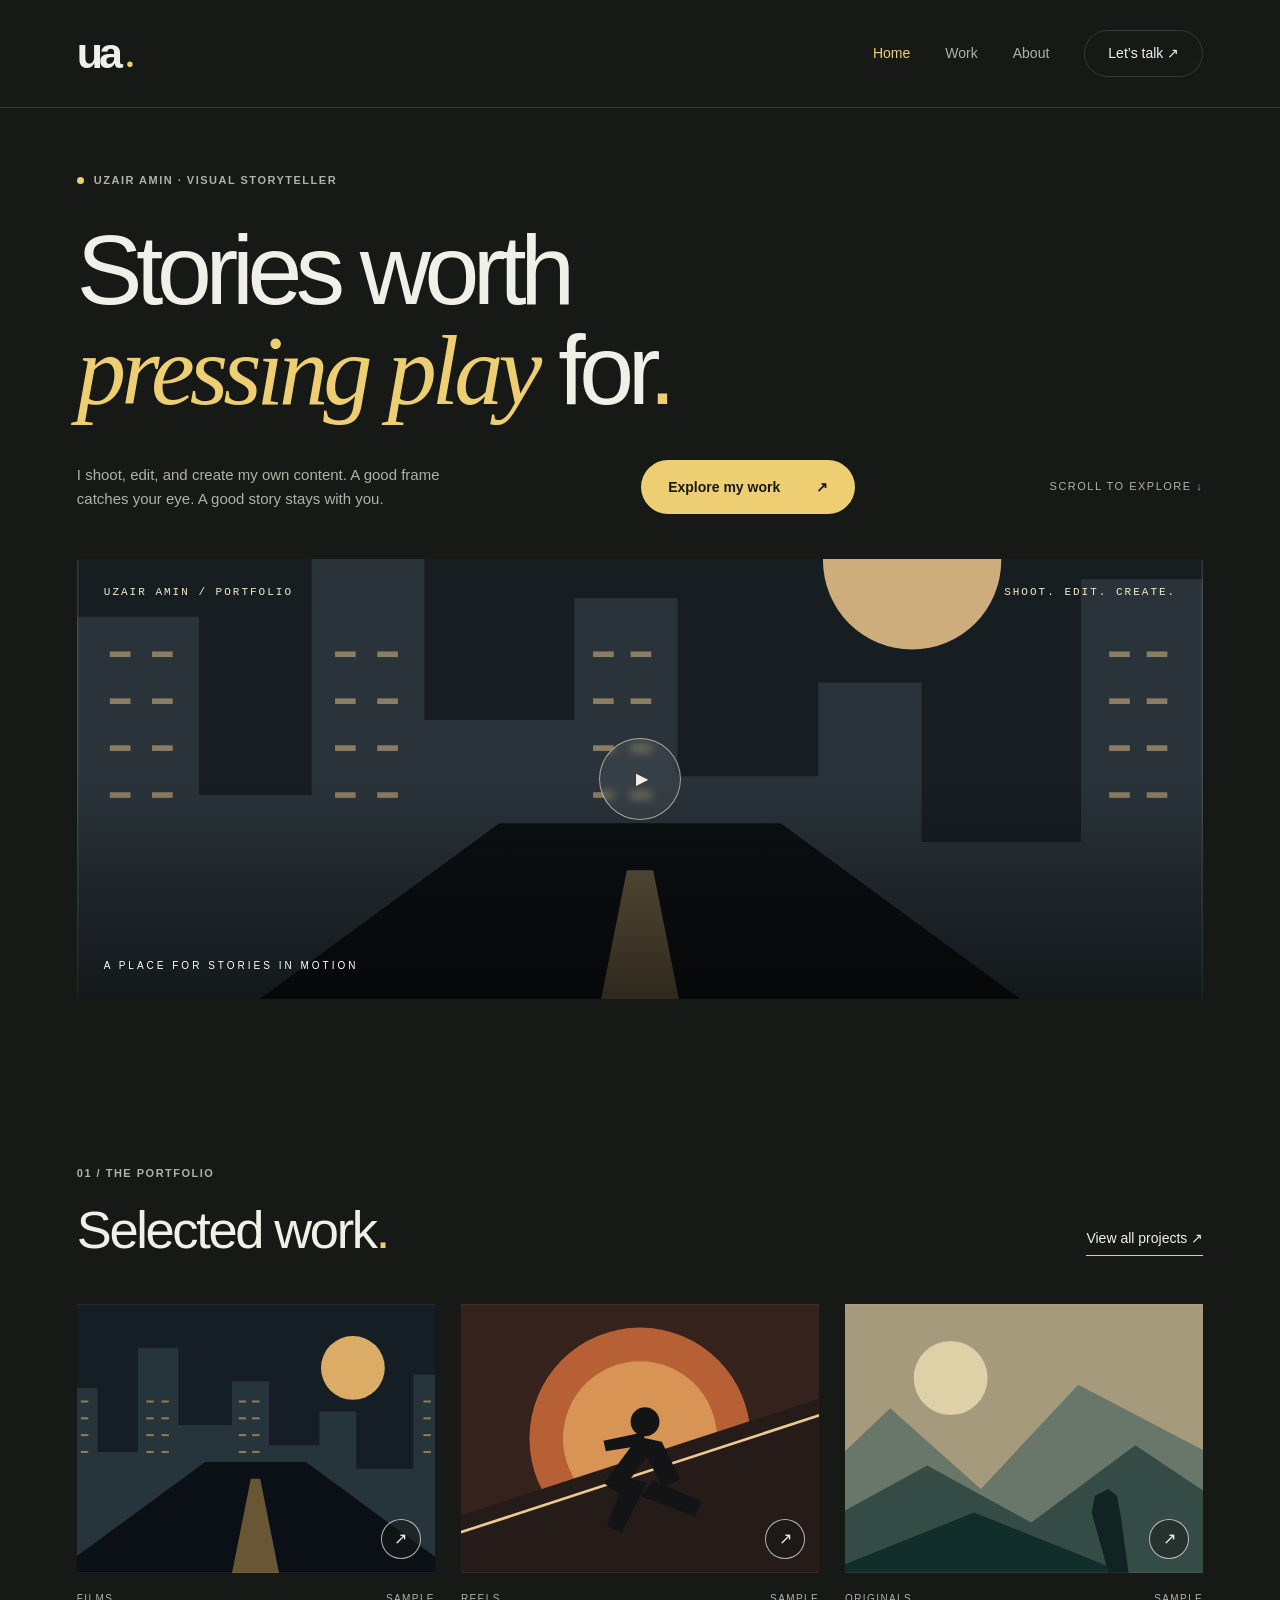
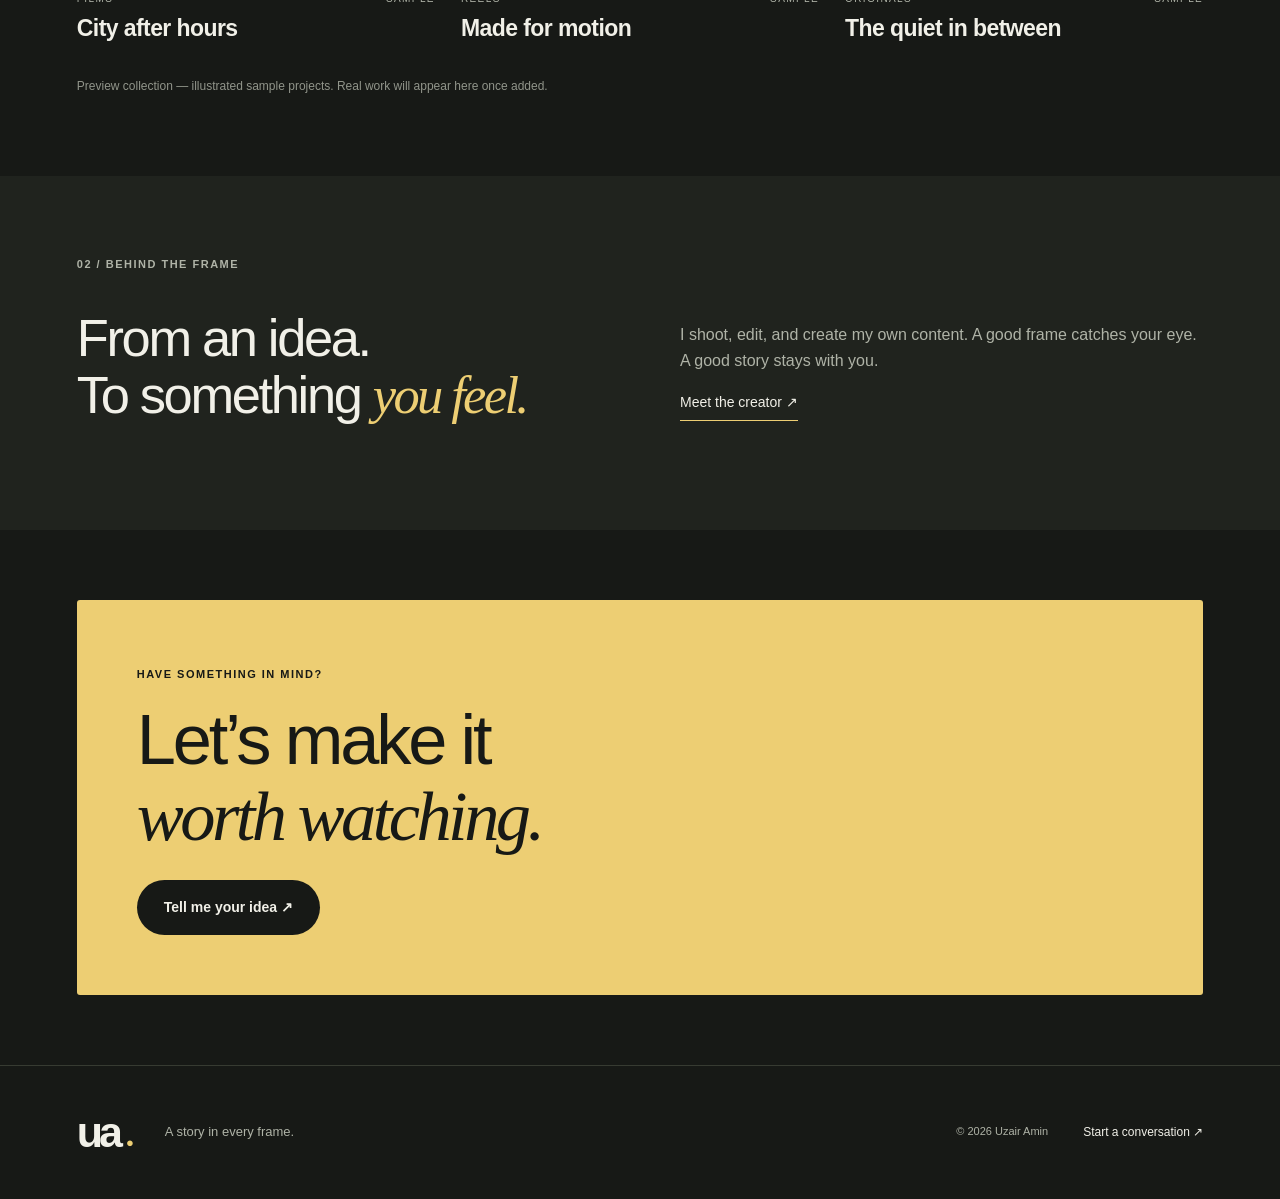
<file: index.html>
<!doctype html><html lang="en"><head><meta charset="utf-8"><meta name="viewport" content="width=device-width, initial-scale=1"><meta name="theme-color" content="#171916"><meta name="description" content="Uzair Amin — video editor, videographer, and content creator. Explore films, reels, and original stories."><title>Home — Uzair Amin</title><link rel="icon" href="assets/favicon.svg" type="image/svg+xml"><link rel="stylesheet" href="style.css"><script src="content.js" defer></script><script src="app.js" defer></script></head><body><a class="skip" href="#main">Skip to content</a><header><a class="brand" href="index.html" aria-label="Uzair Amin home">ua<span>●</span></a><button class="menu-toggle" aria-expanded="false" aria-controls="nav">Menu +</button><nav id="nav" aria-label="Main navigation"><a href="index.html">Home</a><a href="work.html">Work</a><a href="about.html">About</a><a class="nav-cta" href="contact.html">Let’s talk ↗</a></nav></header><main id="main"><section class="hero"><div class="eyebrow"><span class="dot"></span> UZAIR AMIN · VISUAL STORYTELLER</div><h1>Stories worth<br><em>pressing play</em> for<span class="accent">.</span></h1><div class="hero-bottom"><p data-field="intro"></p><a class="button" href="work.html">Explore my work <span>↗</span></a><span class="small vertical-label">SCROLL TO EXPLORE ↓</span></div><div class="hero-art"><img src="assets/city.svg" alt="Illustrated city skyline at dusk" fetchpriority="high"><div class="viewfinder"><span>UZAIR AMIN / PORTFOLIO</span><span>SHOOT. EDIT. CREATE.</span></div><a href="work.html" class="play-circle" aria-label="Explore the portfolio">▶</a><span class="art-caption">A PLACE FOR STORIES IN MOTION</span></div></section><section><div class="section-head"><div><span class="eyebrow">01 / THE PORTFOLIO</span><h2>Selected work<span class="accent">.</span></h2></div><a class="text-link" href="work.html">View all projects ↗</a></div><div class="projects" id="featured"></div><p class="demo-note">Preview collection — illustrated sample projects. Real work will appear here once added.</p></section><section class="approach"><span class="eyebrow">02 / BEHIND THE FRAME</span><h2>From an idea.<br>To something <em>you feel.</em></h2><div><p data-field="intro"></p><a class="text-link" href="about.html">Meet the creator ↗</a></div></section><section class="cta"><span class="eyebrow">HAVE SOMETHING IN MIND?</span><h2>Let’s make it<br><em>worth watching.</em></h2><a class="button dark-button" href="contact.html">Tell me your idea ↗</a></section></main><footer><a class="brand" href="index.html">ua<span>●</span></a><p>A story in every frame.</p><span>© <span id="year"></span> Uzair Amin</span><a href="contact.html">Start a conversation ↗</a></footer><dialog id="project-dialog"><button class="close-dialog" aria-label="Close project">✕</button><div id="project-detail"></div></dialog><noscript><p class="setup-note">Enable JavaScript to load portfolio projects and contact details.</p></noscript></body></html>
</file>
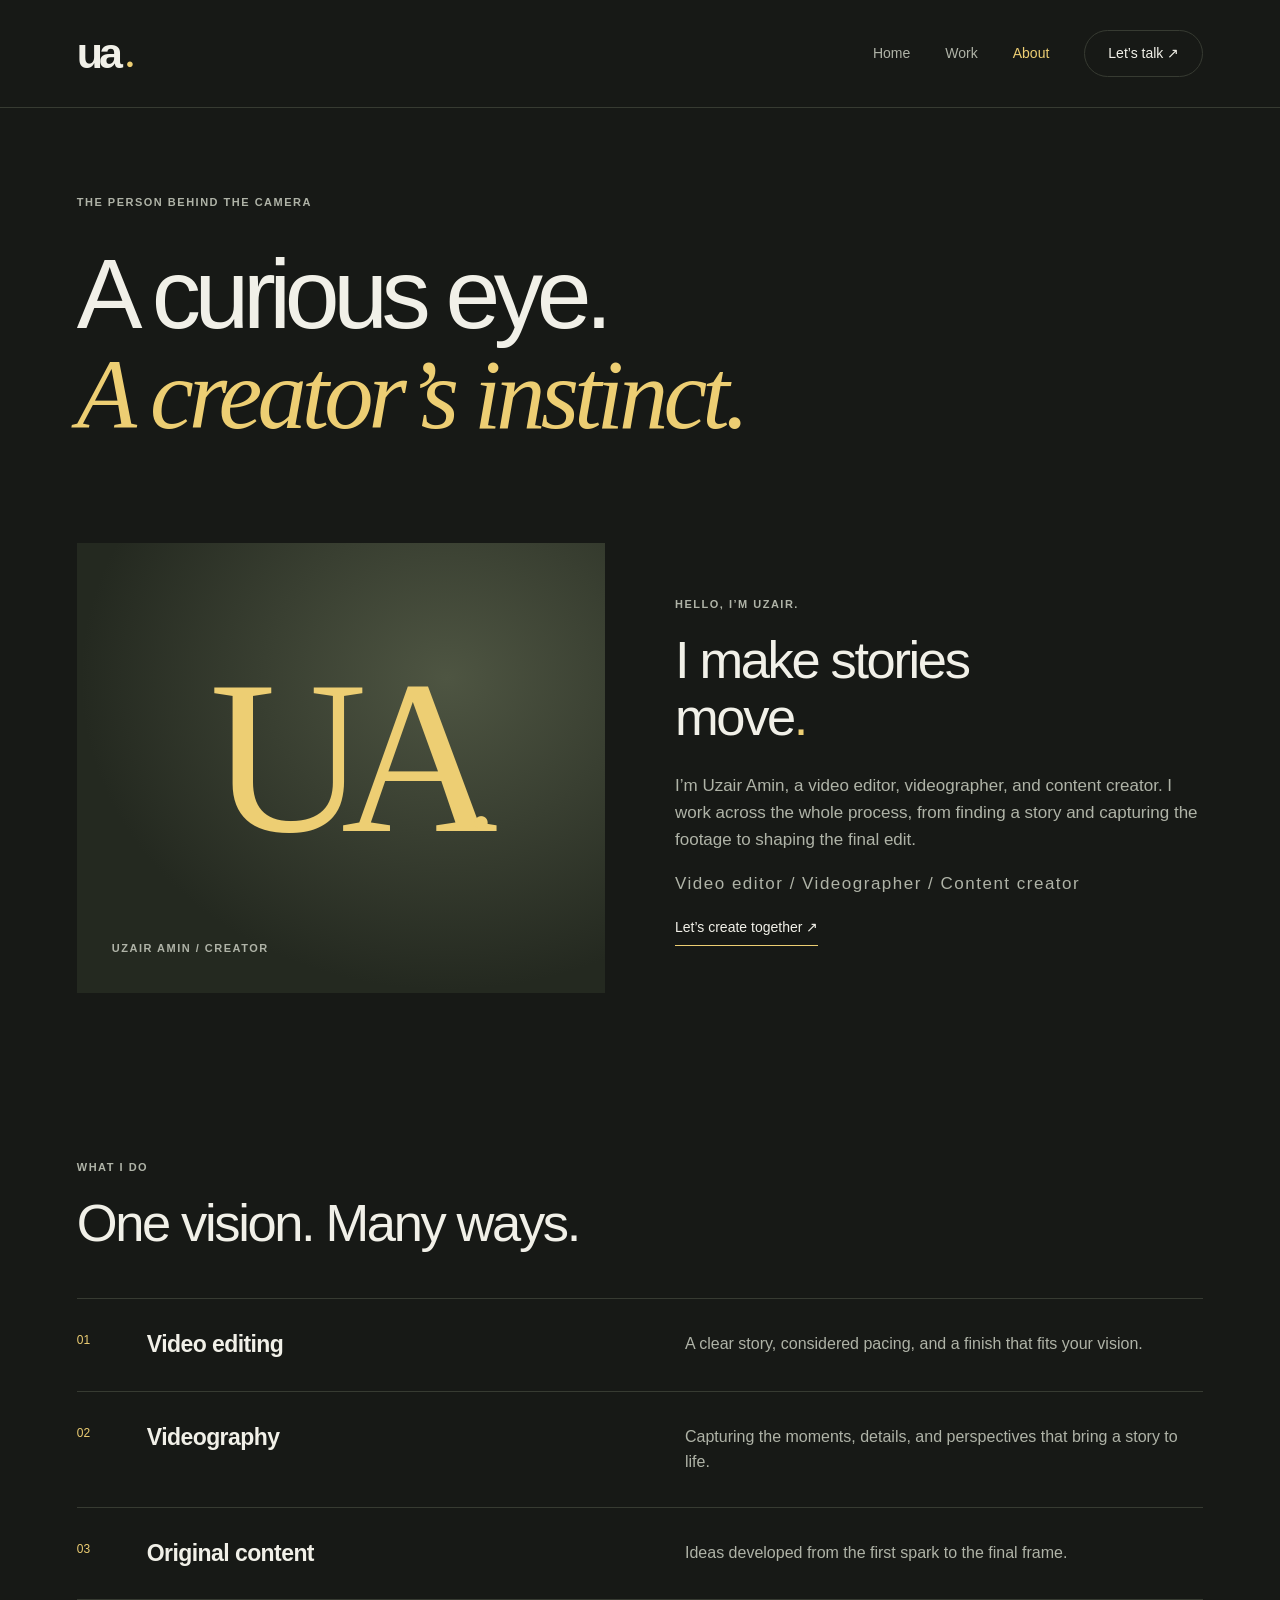
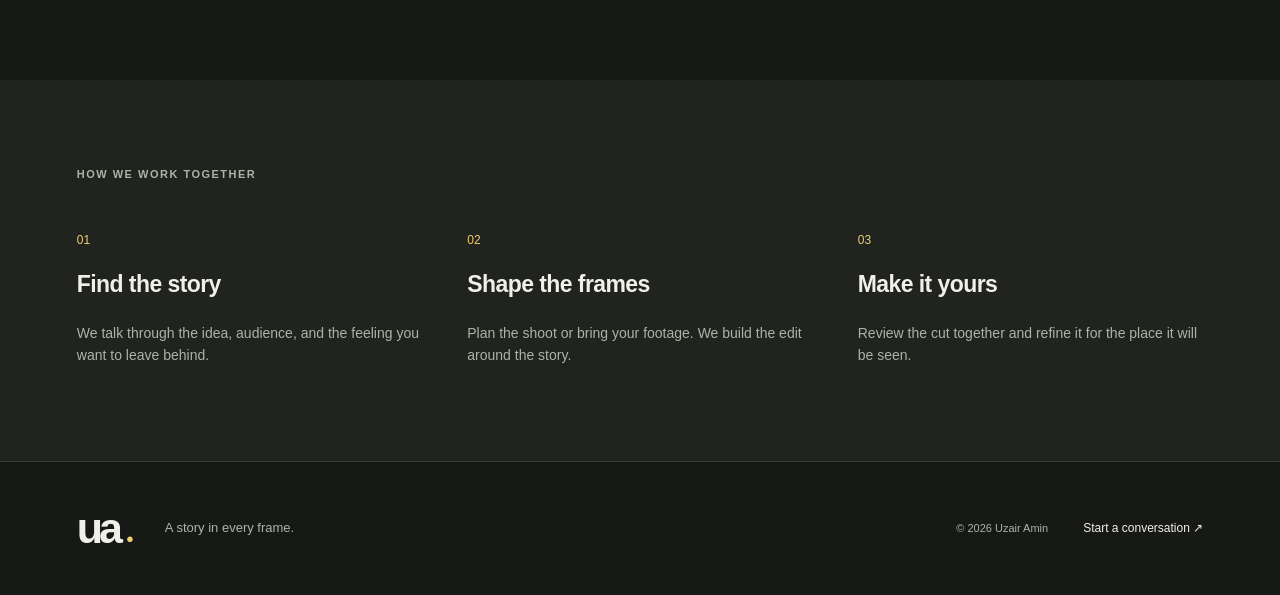
<file: about.html>
<!doctype html><html lang="en"><head><meta charset="utf-8"><meta name="viewport" content="width=device-width, initial-scale=1"><meta name="theme-color" content="#171916"><meta name="description" content="Uzair Amin — video editor, videographer, and content creator. Explore films, reels, and original stories."><title>About — Uzair Amin</title><link rel="icon" href="assets/favicon.svg" type="image/svg+xml"><link rel="stylesheet" href="style.css"><script src="content.js" defer></script><script src="app.js" defer></script></head><body><a class="skip" href="#main">Skip to content</a><header><a class="brand" href="index.html" aria-label="Uzair Amin home">ua<span>●</span></a><button class="menu-toggle" aria-expanded="false" aria-controls="nav">Menu +</button><nav id="nav" aria-label="Main navigation"><a href="index.html">Home</a><a href="work.html">Work</a><a href="about.html">About</a><a class="nav-cta" href="contact.html">Let’s talk ↗</a></nav></header><main id="main"><section class="page-intro"><span class="eyebrow">THE PERSON BEHIND THE CAMERA</span><h1>A curious eye.<br><em>A creator’s instinct.</em></h1></section><section class="about-grid"><div class="portrait" id="portrait"><span class="portrait-monogram">UA<span>●</span></span><span class="eyebrow">UZAIR AMIN / CREATOR</span></div><div class="about-copy"><span class="eyebrow">HELLO, I’M UZAIR.</span><h2>I make stories<br>move<span class="accent">.</span></h2><p data-field="about"></p><p data-field="title" class="small"></p><a class="text-link" href="contact.html">Let’s create together ↗</a></div></section><section><div class="section-head"><div><span class="eyebrow">WHAT I DO</span><h2>One vision. Many ways.</h2></div></div><div id="services" class="services"></div></section><section class="process"><span class="eyebrow">HOW WE WORK TOGETHER</span><div><article><span>01</span><h3>Find the story</h3><p>We talk through the idea, audience, and the feeling you want to leave behind.</p></article><article><span>02</span><h3>Shape the frames</h3><p>Plan the shoot or bring your footage. We build the edit around the story.</p></article><article><span>03</span><h3>Make it yours</h3><p>Review the cut together and refine it for the place it will be seen.</p></article></div></section><section id="testimonials" hidden></section></main><footer><a class="brand" href="index.html">ua<span>●</span></a><p>A story in every frame.</p><span>© <span id="year"></span> Uzair Amin</span><a href="contact.html">Start a conversation ↗</a></footer><dialog id="project-dialog"><button class="close-dialog" aria-label="Close project">✕</button><div id="project-detail"></div></dialog><noscript><p class="setup-note">Enable JavaScript to load portfolio projects and contact details.</p></noscript></body></html>
</file>
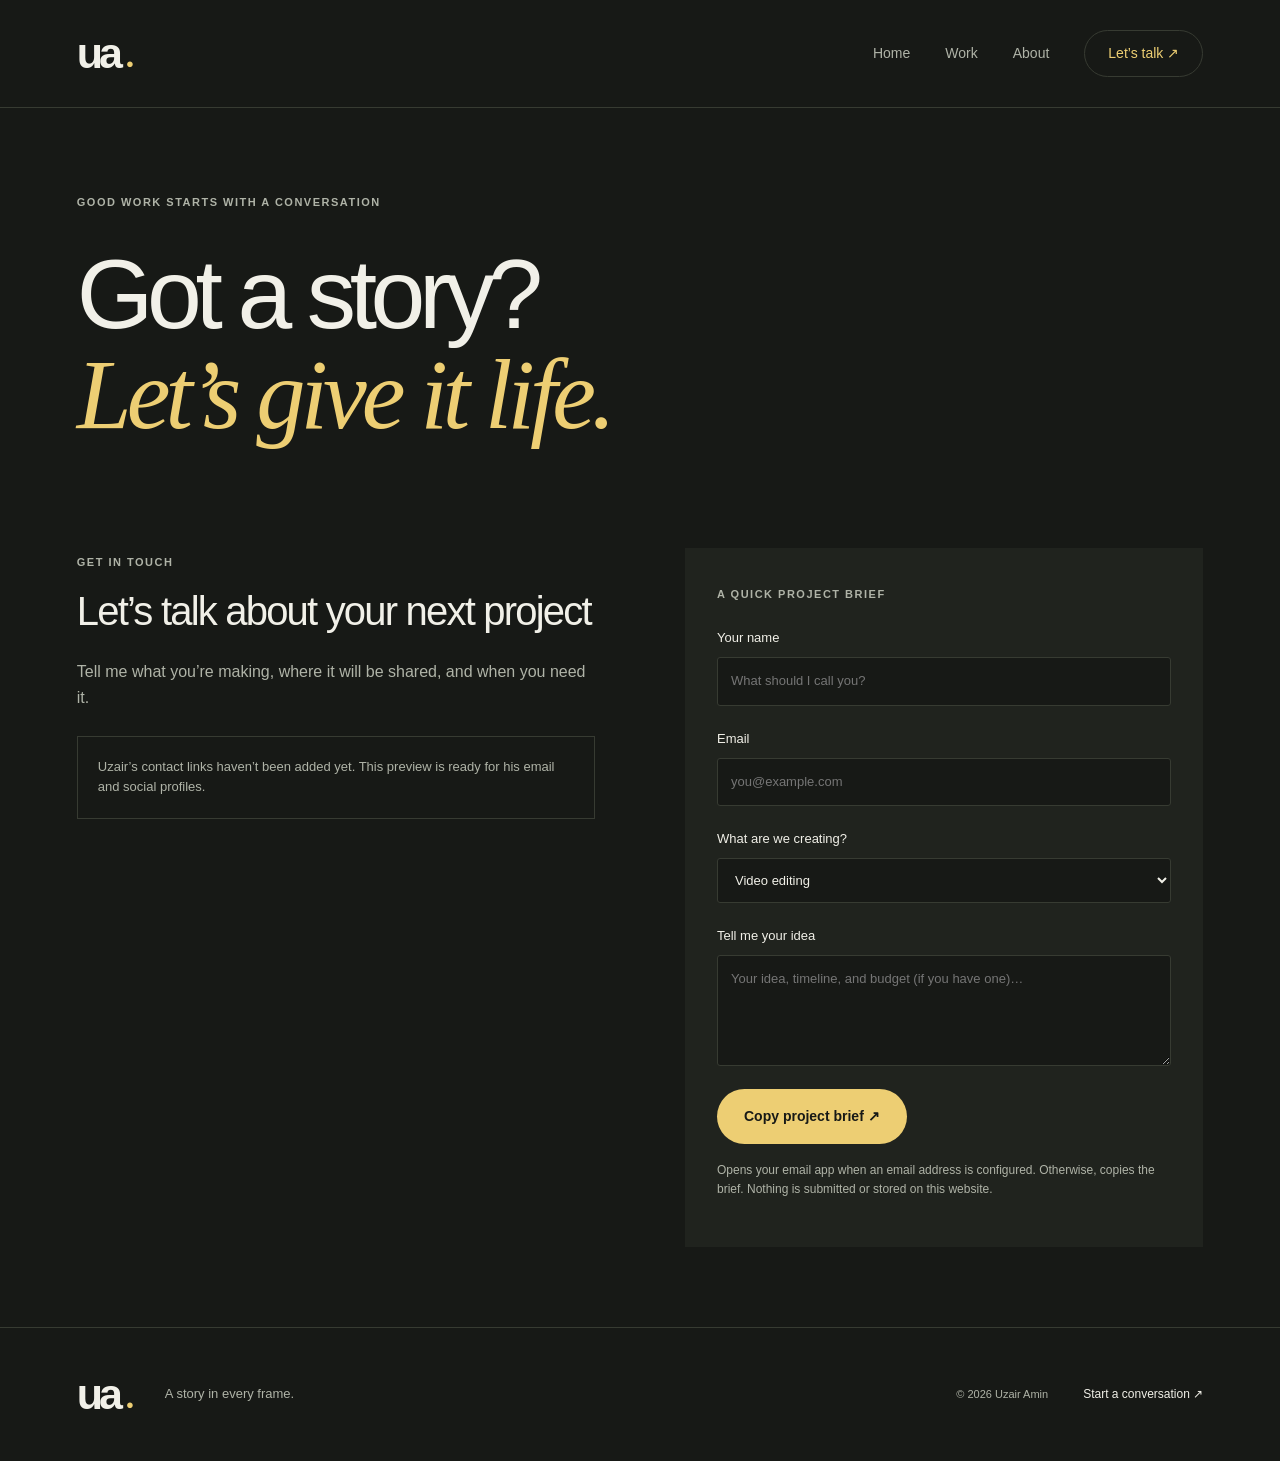
<file: contact.html>
<!doctype html><html lang="en"><head><meta charset="utf-8"><meta name="viewport" content="width=device-width, initial-scale=1"><meta name="theme-color" content="#171916"><meta name="description" content="Uzair Amin — video editor, videographer, and content creator. Explore films, reels, and original stories."><title>Contact — Uzair Amin</title><link rel="icon" href="assets/favicon.svg" type="image/svg+xml"><link rel="stylesheet" href="style.css"><script src="content.js" defer></script><script src="app.js" defer></script></head><body><a class="skip" href="#main">Skip to content</a><header><a class="brand" href="index.html" aria-label="Uzair Amin home">ua<span>●</span></a><button class="menu-toggle" aria-expanded="false" aria-controls="nav">Menu +</button><nav id="nav" aria-label="Main navigation"><a href="index.html">Home</a><a href="work.html">Work</a><a href="about.html">About</a><a class="nav-cta" href="contact.html">Let’s talk ↗</a></nav></header><main id="main"><section class="page-intro"><span class="eyebrow">GOOD WORK STARTS WITH A CONVERSATION</span><h1>Got a story?<br><em>Let’s give it life.</em></h1></section><section class="contact-grid"><div><span class="eyebrow">GET IN TOUCH</span><h2 data-field="availability"></h2><p>Tell me what you’re making, where it will be shared, and when you need it.</p><div id="contact-links"></div><p class="setup-note" id="contact-note">Uzair’s contact links haven’t been added yet. This preview is ready for his email and social profiles.</p></div><form id="brief-form"><span class="eyebrow">A QUICK PROJECT BRIEF</span><label>Your name<input name="name" autocomplete="name" required maxlength="100" placeholder="What should I call you?"></label><label>Email<input name="email" type="email" autocomplete="email" required maxlength="200" placeholder="you@example.com"></label><label>What are we creating?<select name="service"><option>Video editing</option><option>Videography</option><option>Original content</option><option>Something else</option></select></label><label>Tell me your idea<textarea name="message" required maxlength="4000" rows="4" placeholder="Your idea, timeline, and budget (if you have one)…"></textarea></label><button class="button" type="submit" id="brief-button">Copy project brief ↗</button><p class="small">Opens your email app when an email address is configured. Otherwise, copies the brief. Nothing is submitted or stored on this website.</p><p id="form-status" role="status"></p></form></section></main><footer><a class="brand" href="index.html">ua<span>●</span></a><p>A story in every frame.</p><span>© <span id="year"></span> Uzair Amin</span><a href="contact.html">Start a conversation ↗</a></footer><dialog id="project-dialog"><button class="close-dialog" aria-label="Close project">✕</button><div id="project-detail"></div></dialog><noscript><p class="setup-note">Enable JavaScript to load portfolio projects and contact details.</p></noscript></body></html>
</file>
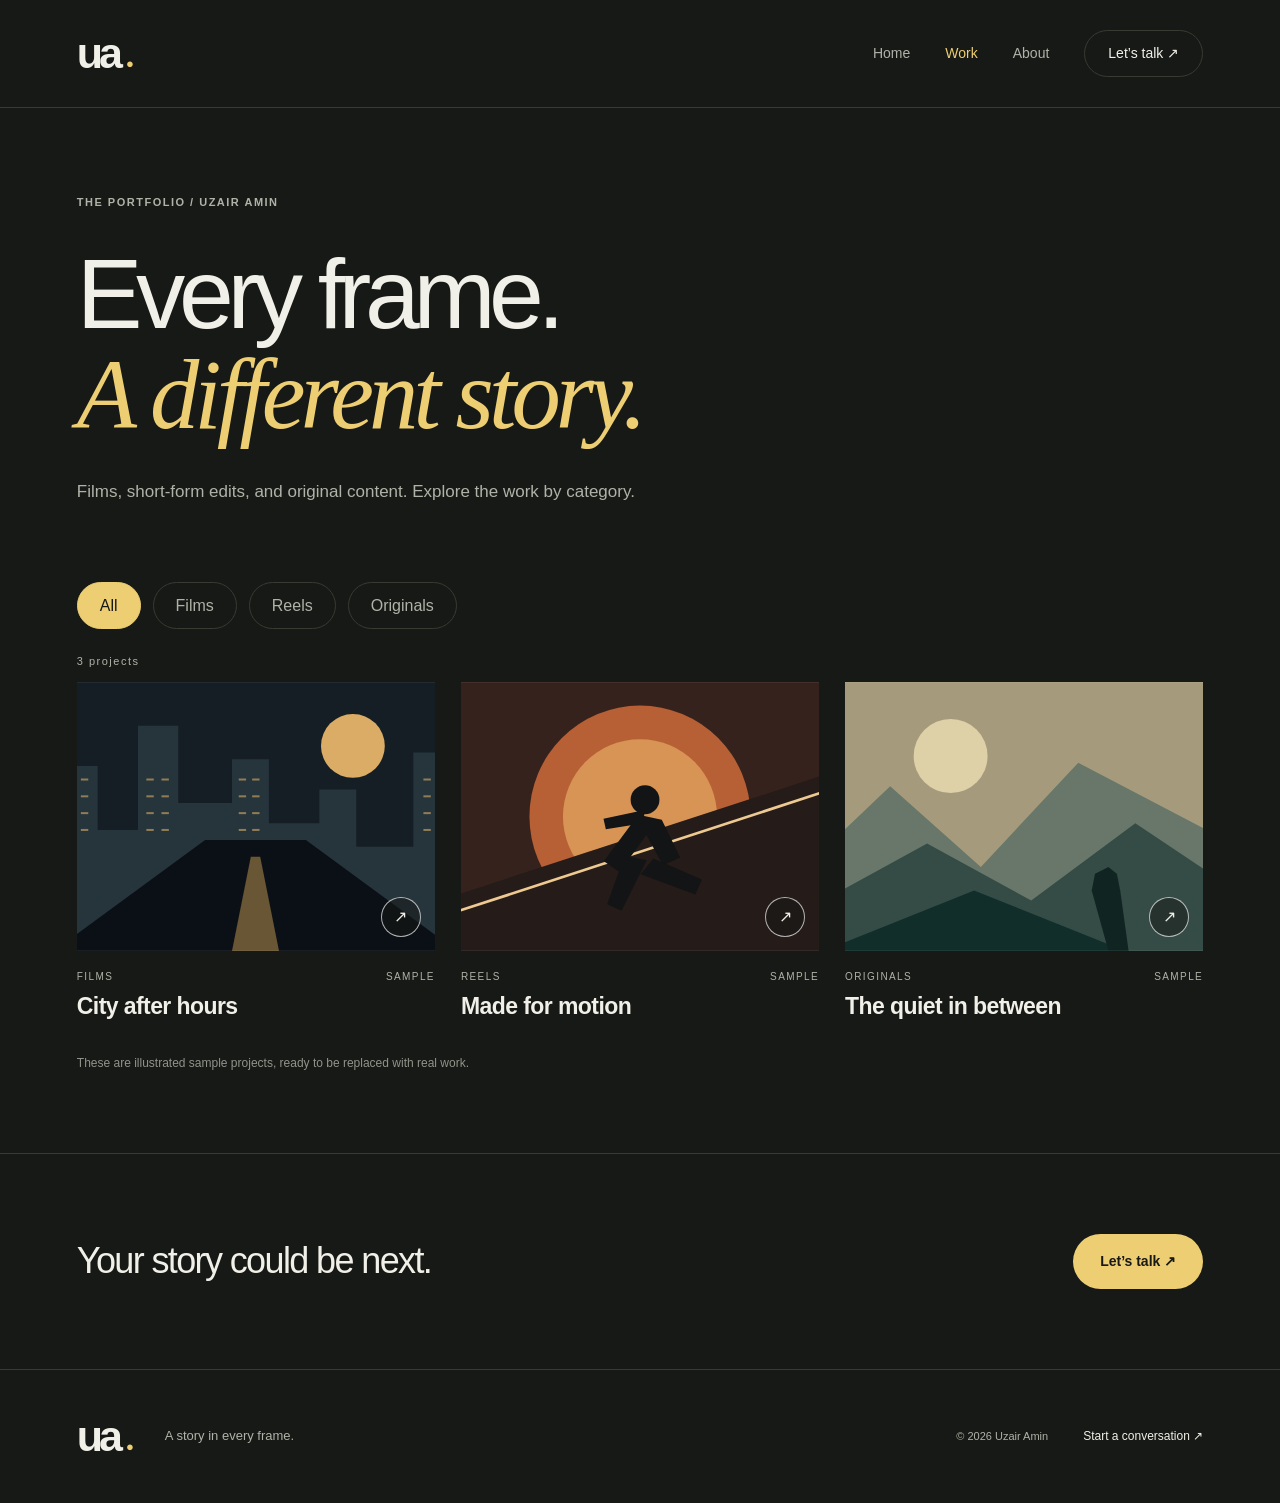
<file: work.html>
<!doctype html><html lang="en"><head><meta charset="utf-8"><meta name="viewport" content="width=device-width, initial-scale=1"><meta name="theme-color" content="#171916"><meta name="description" content="Uzair Amin — video editor, videographer, and content creator. Explore films, reels, and original stories."><title>Work — Uzair Amin</title><link rel="icon" href="assets/favicon.svg" type="image/svg+xml"><link rel="stylesheet" href="style.css"><script src="content.js" defer></script><script src="app.js" defer></script></head><body><a class="skip" href="#main">Skip to content</a><header><a class="brand" href="index.html" aria-label="Uzair Amin home">ua<span>●</span></a><button class="menu-toggle" aria-expanded="false" aria-controls="nav">Menu +</button><nav id="nav" aria-label="Main navigation"><a href="index.html">Home</a><a href="work.html">Work</a><a href="about.html">About</a><a class="nav-cta" href="contact.html">Let’s talk ↗</a></nav></header><main id="main"><section class="page-intro"><span class="eyebrow">THE PORTFOLIO / UZAIR AMIN</span><h1>Every frame.<br><em>A different story.</em></h1><p>Films, short-form edits, and original content. Explore the work by category.</p></section><section class="work-section"><div class="filters" id="filters" aria-label="Filter projects"></div><p class="small" id="result-count" aria-live="polite"></p><div class="projects" id="all-projects"></div><p class="demo-note" id="demo-notice">These are illustrated sample projects, ready to be replaced with real work.</p></section><section class="mini-cta"><h2>Your story could be next.</h2><a class="button" href="contact.html">Let’s talk ↗</a></section></main><footer><a class="brand" href="index.html">ua<span>●</span></a><p>A story in every frame.</p><span>© <span id="year"></span> Uzair Amin</span><a href="contact.html">Start a conversation ↗</a></footer><dialog id="project-dialog"><button class="close-dialog" aria-label="Close project">✕</button><div id="project-detail"></div></dialog><noscript><p class="setup-note">Enable JavaScript to load portfolio projects and contact details.</p></noscript></body></html>
</file>
<file: style.css>
:root{--bg:#171916;--panel:#20231e;--ink:#f1f0e8;--muted:#afb3a7;--accent:#edce73;--line:#373b32}*{box-sizing:border-box}html{scroll-behavior:smooth}body{margin:0;background:var(--bg);color:var(--ink);font-family:Arial,Helvetica,sans-serif;font-size:16px;line-height:1.6}a{color:inherit;text-decoration:none}button,input,textarea,select{font:inherit}button,a,input,textarea,select{touch-action:manipulation}button{cursor:pointer}img{display:block;max-width:100%}header,main,footer{max-width:1440px;margin:auto}header{height:108px;display:flex;align-items:center;justify-content:space-between;padding:0 6%;border-bottom:1px solid var(--line)}.brand{font-size:43px;line-height:1;font-weight:800;letter-spacing:-4px}.brand span{color:var(--accent);font-size:13px;margin-left:7px}nav{display:flex;align-items:center;gap:35px}nav a{font-size:14px;color:var(--muted)}nav a[aria-current],nav a:hover{color:var(--accent)}.nav-cta{border:1px solid var(--line);padding:11px 23px;border-radius:30px;color:var(--ink)}.menu-toggle{display:none}main>section{padding:80px 6%}.eyebrow,.small{font-size:11px;letter-spacing:1.5px}.eyebrow{font-weight:bold;text-transform:uppercase;color:var(--muted)}h1,h2,h3,p{margin-top:0}h1{font-size:clamp(52px,7.7vw,110px);line-height:1.02;letter-spacing:-.065em;font-weight:500;margin:30px 0 32px}h2{font-size:clamp(36px,4.1vw,58px);line-height:1.08;letter-spacing:-.045em;font-weight:500;margin:17px 0 26px}h3{font-size:23px;letter-spacing:-.025em;line-height:1.2}em{font-family:Georgia,serif;font-weight:400;letter-spacing:-.05em;color:var(--accent)}.accent{color:var(--accent)}p{color:var(--muted);max-width:600px}.hero{padding-top:64px}.hero .eyebrow{display:flex;gap:10px;align-items:center}.dot{width:7px;height:7px;background:var(--accent);border-radius:50%}.hero-bottom{display:flex;align-items:center;gap:40px;justify-content:space-between;margin:38px 0 45px}.hero-bottom p{font-size:15px;max-width:370px;margin:0}.button{display:inline-flex;justify-content:space-between;align-items:center;gap:36px;background:var(--accent);color:var(--bg);border:0;border-radius:100px;padding:16px 27px;font-size:14px;font-weight:bold}.button:hover{background:#f6dfa0;transform:translateY(-2px)}.vertical-label{color:var(--muted)}.hero-art{height:440px;position:relative;overflow:hidden;border-radius:3px}.hero-art>img{height:100%;width:100%;object-fit:cover;object-position:50% 57%;filter:saturate(.7)}.hero-art:after{content:'';position:absolute;inset:0;background:linear-gradient(transparent 50%,#0008);pointer-events:none}.viewfinder{position:absolute;inset:25px 27px auto;display:flex;justify-content:space-between;color:#f7e8c5;font-family:monospace;font-size:11px;letter-spacing:2px;z-index:1}.play-circle{position:absolute;left:50%;top:50%;transform:translate(-50%,-50%);border:1px solid #f0eadc99;border-radius:50%;width:82px;height:82px;display:grid;place-content:center;padding-left:4px;background:#ffffff10;backdrop-filter:blur(5px);z-index:1}.play-circle:hover{background:#edce7366}.art-caption{position:absolute;bottom:25px;left:27px;font-size:10px;letter-spacing:3px;z-index:1;color:#fff}.section-head{display:flex;justify-content:space-between;align-items:end;margin-bottom:20px}.text-link{font-size:14px;border-bottom:1px solid var(--accent);padding-bottom:6px;display:inline-block}.section-head .text-link{margin-bottom:28px}.projects{display:grid;grid-template-columns:repeat(3,1fr);gap:26px}.project{border:0;text-align:left;color:var(--ink);background:transparent;padding:0;width:100%;display:block}.project-image{aspect-ratio:4/3;overflow:hidden;position:relative;background:var(--panel)}.project img{width:100%;height:100%;object-fit:cover;transition:transform .4s}.project:hover img{transform:scale(1.04)}.project .arrow{position:absolute;bottom:14px;right:14px;width:40px;height:40px;display:grid;place-content:center;border:1px solid #fffa;border-radius:50%;background:#17191680}.project-meta{font-size:10px;color:var(--muted);letter-spacing:1.4px;text-transform:uppercase;display:flex;justify-content:space-between;margin-top:18px}.project h3{margin:8px 0}.demo-note{font-size:12px;margin:26px 0 0;opacity:.8}.approach{background:var(--panel);display:grid;grid-template-columns:1fr 1fr;gap:20px 80px}.approach>.eyebrow{grid-column:1/-1}.approach>div{align-self:center}.cta{background:var(--accent);color:var(--bg);margin:70px 6%;padding:60px!important;border-radius:3px;position:relative}.cta .eyebrow,.cta em{color:var(--bg)}.cta h2{font-size:clamp(42px,5.5vw,76px)}.dark-button{background:var(--bg);color:var(--ink)}.dark-button:hover{background:#30332c}footer{padding:45px 6%;border-top:1px solid var(--line);display:flex;align-items:center;gap:35px;flex-wrap:wrap}footer p{margin:0;font-size:13px}footer>span{margin-left:auto;color:var(--muted);font-size:11px}footer>a:last-child{font-size:12px}.page-intro{padding-bottom:30px} .page-intro p{font-size:17px}.work-section{padding-top:30px}.filters{display:flex;flex-wrap:wrap;gap:12px;margin-bottom:24px}.filter{border:1px solid var(--line);background:none;color:var(--muted);padding:10px 22px;border-radius:30px}.filter[aria-pressed=true]{color:var(--bg);background:var(--accent);border-color:var(--accent)}.mini-cta{border-top:1px solid var(--line);display:flex;justify-content:space-between;align-items:center;gap:30px}.mini-cta h2{margin:0;font-size:36px}.about-grid{display:grid;grid-template-columns:1fr 1fr;gap:70px;padding-top:35px}.portrait{background:radial-gradient(ellipse at 70% 30%,#4e5542,#242920 70%);min-height:450px;display:flex;justify-content:space-between;flex-direction:column;padding:35px;overflow:hidden}.portrait-monogram{font-family:Georgia,serif;font-size:clamp(110px,17vw,230px);line-height:1.3;letter-spacing:-.12em;color:var(--accent);margin:auto}.portrait-monogram span{font-size:30px}.portrait img{width:100%;height:420px;object-fit:cover}.about-copy{align-self:center}.about-copy>p{font-size:17px}.services{border-top:1px solid var(--line)}.service{display:grid;grid-template-columns:50px 1fr 1fr;gap:20px;padding:32px 0;border-bottom:1px solid var(--line)}.service h3,.service p{margin:0}.service>span{color:var(--accent);font-size:12px}.process{background:var(--panel)}.process>div{display:grid;grid-template-columns:repeat(3,1fr);gap:45px;margin-top:40px}.process article>span{color:var(--accent);font-size:12px}.process h3{margin-top:20px}.process p{font-size:14px}.contact-grid{display:grid;grid-template-columns:1fr 1fr;gap:90px;padding-top:40px}.contact-grid h2{font-size:40px}.contact-link{display:block;border-bottom:1px solid var(--line);padding:19px 0}.setup-note{padding:20px;border:1px solid var(--line);font-size:13px;margin-top:25px}form{background:var(--panel);padding:32px}label{display:block;margin:23px 0;color:var(--ink);font-size:13px}input,textarea,select{margin-top:8px;display:block;background:var(--bg);border:1px solid var(--line);border-radius:3px;color:var(--ink);width:100%;padding:13px;min-width:0}textarea{resize:vertical}form>.small{letter-spacing:0;font-size:12px;margin-top:17px}#form-status{overflow-wrap:anywhere}dialog{background:var(--bg);color:var(--ink);border:1px solid var(--line);border-radius:6px;max-width:820px;width:calc(100% - 32px);max-height:90vh;padding:35px}dialog::backdrop{background:#000c;backdrop-filter:blur(6px)}.close-dialog{float:right;position:relative;z-index:2;background:var(--panel);border:1px solid var(--line);border-radius:50%;color:var(--ink);width:44px;height:44px}.detail-image{width:100%;max-height:350px;object-fit:cover}.video-wrap{aspect-ratio:16/9;margin:22px 0}.video-wrap iframe{width:100%;height:100%;border:0}.project-detail h2{margin-top:24px}.comment{border-left:2px solid var(--accent);padding-left:20px;margin:25px 0}.comment p{color:var(--ink);margin-bottom:8px}.comment cite{font-size:12px;color:var(--muted)}.skip{position:absolute;top:-100px;left:10px;padding:10px;background:var(--accent);color:var(--bg);z-index:10}.skip:focus{top:10px}:focus-visible{outline:2px solid var(--accent);outline-offset:5px}[hidden]{display:none!important}
@media(min-width:1600px){header,footer{border-left:1px solid var(--line);border-right:1px solid var(--line)}}@media(max-width:900px){.vertical-label{display:none}.projects{gap:16px}.about-grid{gap:35px}.contact-grid{gap:35px}.hero-art{height:350px}footer{gap:20px}.cta{padding:40px!important}}@media(max-width:640px){header{height:80px}.brand{font-size:36px}.menu-toggle{display:block;background:none;border:1px solid var(--line);border-radius:30px;color:var(--ink);padding:8px 16px;font-size:13px}nav{display:none;position:absolute;top:80px;left:0;right:0;background:var(--panel);padding:25px 6%;z-index:5;flex-direction:column;align-items:start;gap:22px;border-bottom:1px solid var(--line)}nav.open{display:flex}main>section{padding:50px 6%}h1{font-size:56px;letter-spacing:-.07em}.hero{padding-top:45px}.hero-bottom{align-items:start;flex-direction:column;gap:24px;margin:30px 0}.hero-art{height:290px}.viewfinder{font-size:8px;letter-spacing:1px;inset:18px 17px auto}.art-caption{left:17px;font-size:8px}.projects{grid-template-columns:1fr;gap:30px}.project-image{aspect-ratio:16/11}.section-head{align-items:start;flex-direction:column}.section-head .text-link{margin:0 0 22px}.approach{grid-template-columns:1fr;gap:10px}.cta{margin:35px 6%;padding:30px!important}.about-grid,.contact-grid{grid-template-columns:1fr;gap:30px}.portrait{min-height:300px}.portrait-monogram{font-size:150px}.service{grid-template-columns:30px 1fr}.service p{grid-column:2;font-size:14px}.process>div{grid-template-columns:1fr;gap:15px}.mini-cta{align-items:start;flex-direction:column}.contact-grid h2{font-size:35px}form{padding:24px}footer{display:grid;grid-template-columns:1fr 1fr}footer>span{margin-left:0}dialog{padding:23px}.page-intro{padding-bottom:10px}.eyebrow{font-size:9px}.hero h1{font-size:clamp(44px,10.5vw,62px)}}@media(prefers-reduced-motion:reduce){html{scroll-behavior:auto}*,*:before,*:after{transition:none!important;animation:none!important}}
</file>
